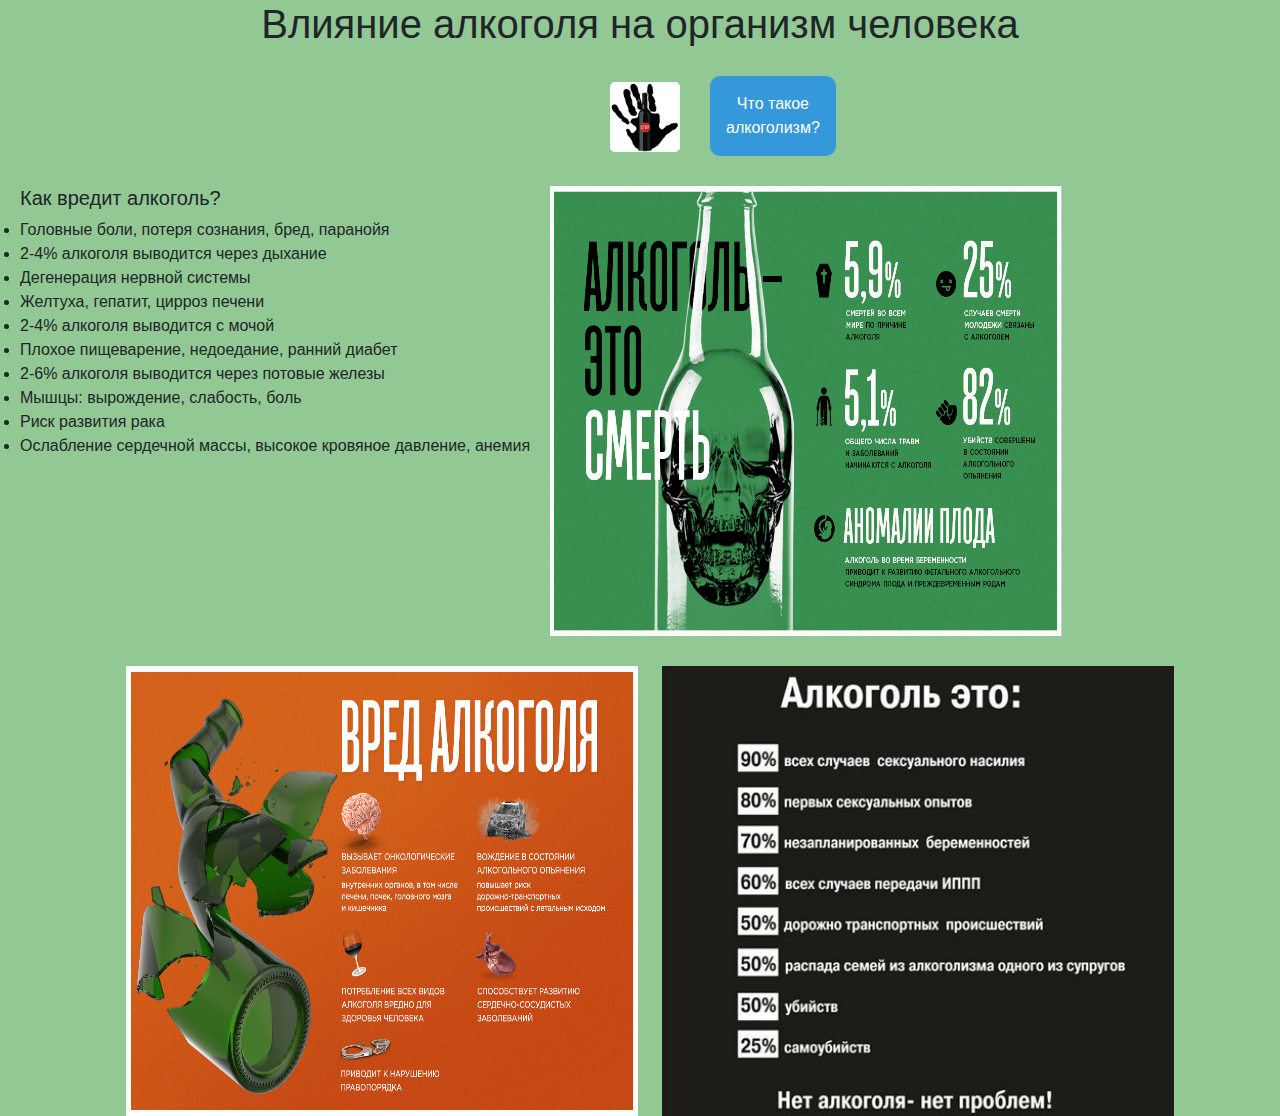
<file: index.html>
<!DOCTYPE html>
<html lang="en">
<head>
  <meta charset="UTF-8">
  <meta http-equiv="X-UA-Compatible" content="IE=edge">
  <meta name="viewport" content="width=device-width, initial-scale=1.0">
  <link rel="stylesheet" href="main.css">
  <link rel="stylesheet" href="https://maxcdn.bootstrapcdn.com/bootstrap/4.0.0/css/bootstrap.min.css" integrity="sha384-Gn5384xqQ1aoWXA+058RXPxPg6fy4IWvTNh0E263XmFcJlSAwiGgFAW/dAiS6JXm" crossorigin="anonymous">
  <title>Влияние алкоголя</title>
</head>
<body class="body">
  <h1>Влияние алкоголя на организм человека</h1>
  <div class="dropdown">
    <img class='img'src="away.jpg" alt="">
    <button onclick="myFunction()" class="dropbtn">Что такое алкоголизм?</button>
      <div id="myDropdown" class="dropdown-content">
        <p>Алкоголизм – это тяжелое прогрессирующее заболевание, при котором человек становится психологически и физически зависим от алкоголя. Страдающий алкоголизмом испытывает непреодолимую тягу к спиртному и употребляет его в больших количествах, несмотря на отрицательные последствия.</p>
      </div>
    </div>
    <div class="wred">
      <div>
        <h5>Как вредит алкоголь?</h5>
        <li>Головные боли, потеря сознания, бред, паранойя </li>
        <li>2-4% алкоголя выводится через дыхание</li>
        <li>Дегенерация нервной системы      </li>
        <li>Желтуха, гепатит, цирроз печени      </li>
        <li>2-4% алкоголя выводится с мочой      </li>
        <li>Плохое пищеварение, недоедание, ранний диабет      </li>
        <li>2-6% алкоголя выводится через потовые железы      </li>
        <li>Мышцы: вырождение, слабость, боль</li>
        <li>Риск развития рака      </li>
        <li>Ослабление сердечной массы, высокое кровяное давление, анемия      </li>
      </div>
        <img src="alkogol.jpg" alt="">
    </div>
    <div class="image">
      <img src="alkogol2.jpg" alt="">
      <img src="image.jpg" alt="">
    </div>
  <script src="app.js"></script>
</body>
</html>
</file>
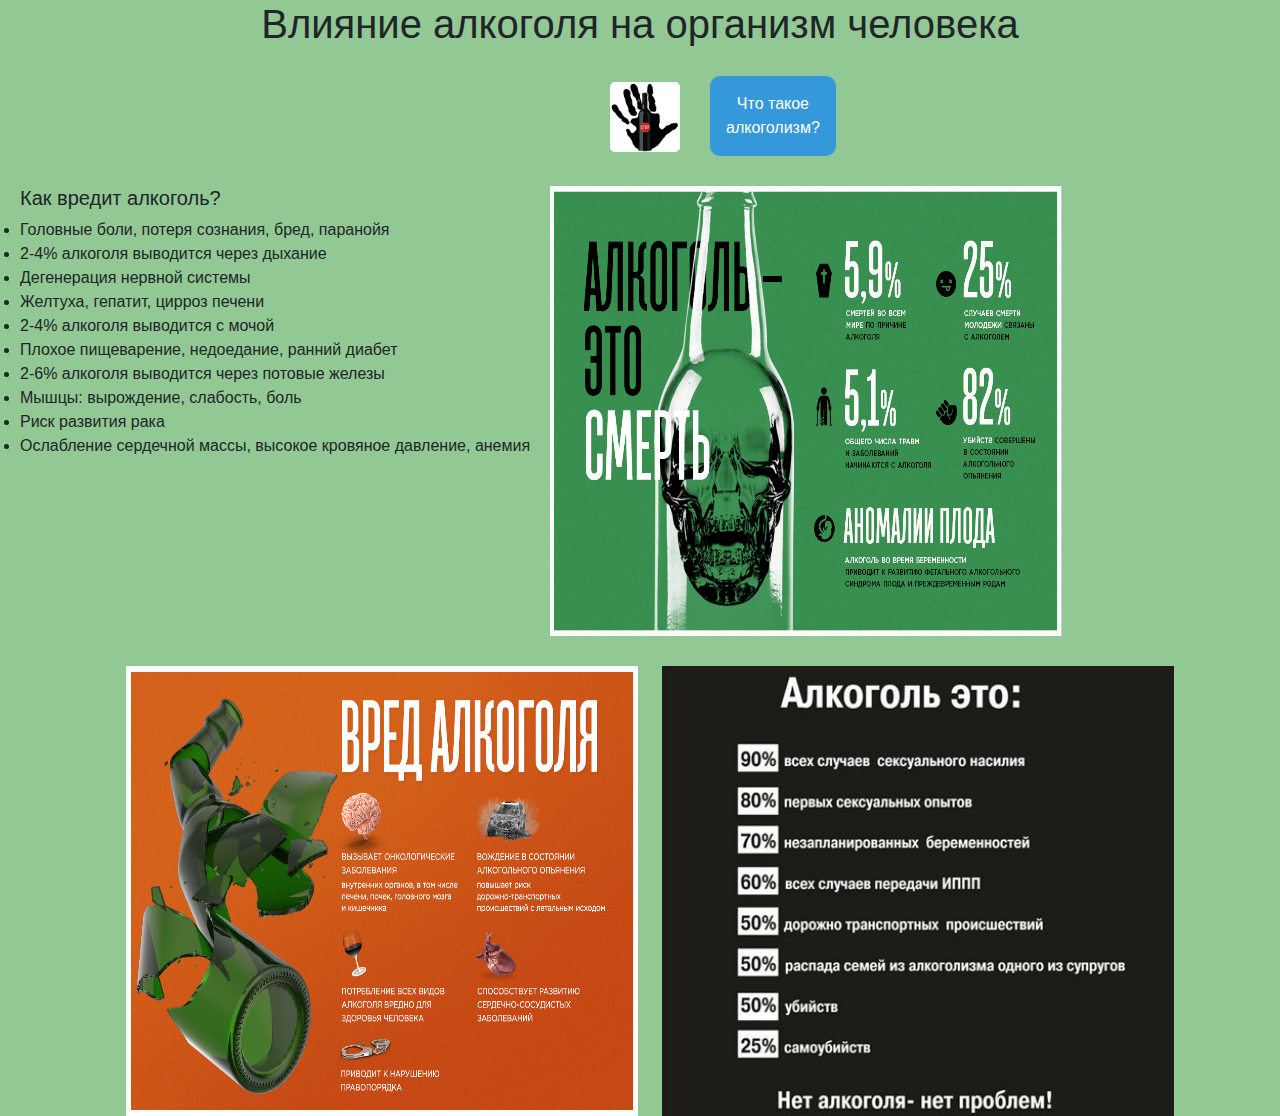
<file: home.html>
<!DOCTYPE html>
<html lang="en">
<head>
  <meta charset="UTF-8">
  <meta http-equiv="X-UA-Compatible" content="IE=edge">
  <meta name="viewport" content="width=device-width, initial-scale=1.0">
  <link rel="stylesheet" href="main.css">
  <link rel="stylesheet" href="https://maxcdn.bootstrapcdn.com/bootstrap/4.0.0/css/bootstrap.min.css" integrity="sha384-Gn5384xqQ1aoWXA+058RXPxPg6fy4IWvTNh0E263XmFcJlSAwiGgFAW/dAiS6JXm" crossorigin="anonymous">
  <title>Влияние алкоголя</title>
</head>
<body class="body">
  <h1>Влияние алкоголя на организм человека</h1>
  <div class="dropdown">
    <img class='img'src="away.jpg" alt="">
    <button onclick="myFunction()" class="dropbtn">Что такое алкоголизм?</button>
      <div id="myDropdown" class="dropdown-content">
        <p>Алкоголизм – это тяжелое прогрессирующее заболевание, при котором человек становится психологически и физически зависим от алкоголя. Страдающий алкоголизмом испытывает непреодолимую тягу к спиртному и употребляет его в больших количествах, несмотря на отрицательные последствия.</p>
      </div>
    </div>
    <div class="wred">
      <div>
        <h5>Как вредит алкоголь?</h5>
        <li>Головные боли, потеря сознания, бред, паранойя </li>
        <li>2-4% алкоголя выводится через дыхание</li>
        <li>Дегенерация нервной системы      </li>
        <li>Желтуха, гепатит, цирроз печени      </li>
        <li>2-4% алкоголя выводится с мочой      </li>
        <li>Плохое пищеварение, недоедание, ранний диабет      </li>
        <li>2-6% алкоголя выводится через потовые железы      </li>
        <li>Мышцы: вырождение, слабость, боль</li>
        <li>Риск развития рака      </li>
        <li>Ослабление сердечной массы, высокое кровяное давление, анемия      </li>
      </div>
        <img src="alkogol.jpg" alt="">
    </div>
    <div class="image">
      <img src="alkogol2.jpg" alt="">
      <img src="image.jpg" alt="">
    </div>
  <script src="app.js"></script>
</body>
</html>
</file>
<file: main.css>
.body {
  width: 100vw;
  height: 100vh;
  background-color: rgb(146, 200, 147);
  position: relative;
  display: flex;
  flex-direction: column;
  align-items: center;
}

.dropbtn {
    background-color: #3498DB;
    color: white;
    padding: 16px;
    font-size: 16px;
    border: none;
    cursor: pointer;
    border-radius: 10px;
}

.dropbtn:hover, .dropbtn:focus {
    background-color: #2980B9;
}

.dropdown {
  position: relative;
  display: flex;
  width: 100px;
  margin-top: 20px;
}

.dropdown-content {
    display: none;
    position: absolute;
    background-color: #f1f1f1;
    overflow: auto;
    box-shadow: 0px 8px 16px 0px rgba(0,0,0,0.2);
    z-index: 1;
    border-radius: 7px;
    padding: 10px;
    width: 40vw;
    min-width: 160px;
}

.show {display: block;}

.wred {
  display: flex;
  width: 100vw;
  margin-top: 30px;
  font-weight: 300;
  word-break:keep-all;
  padding-left: 20px;
  padding-right: 20px;
}

.wred h5 {
  font-weight: normal;
}

img {
  width: 40vw;
  height: 50vh;
  margin-left: 20px;
}

.img {
  margin-right: 30px;
  width: 70px;
  height: 70px;
  border-radius: 5px;
  margin-top: 5.5px;
}

.image {
  margin-top: 30px;
}
</file>
